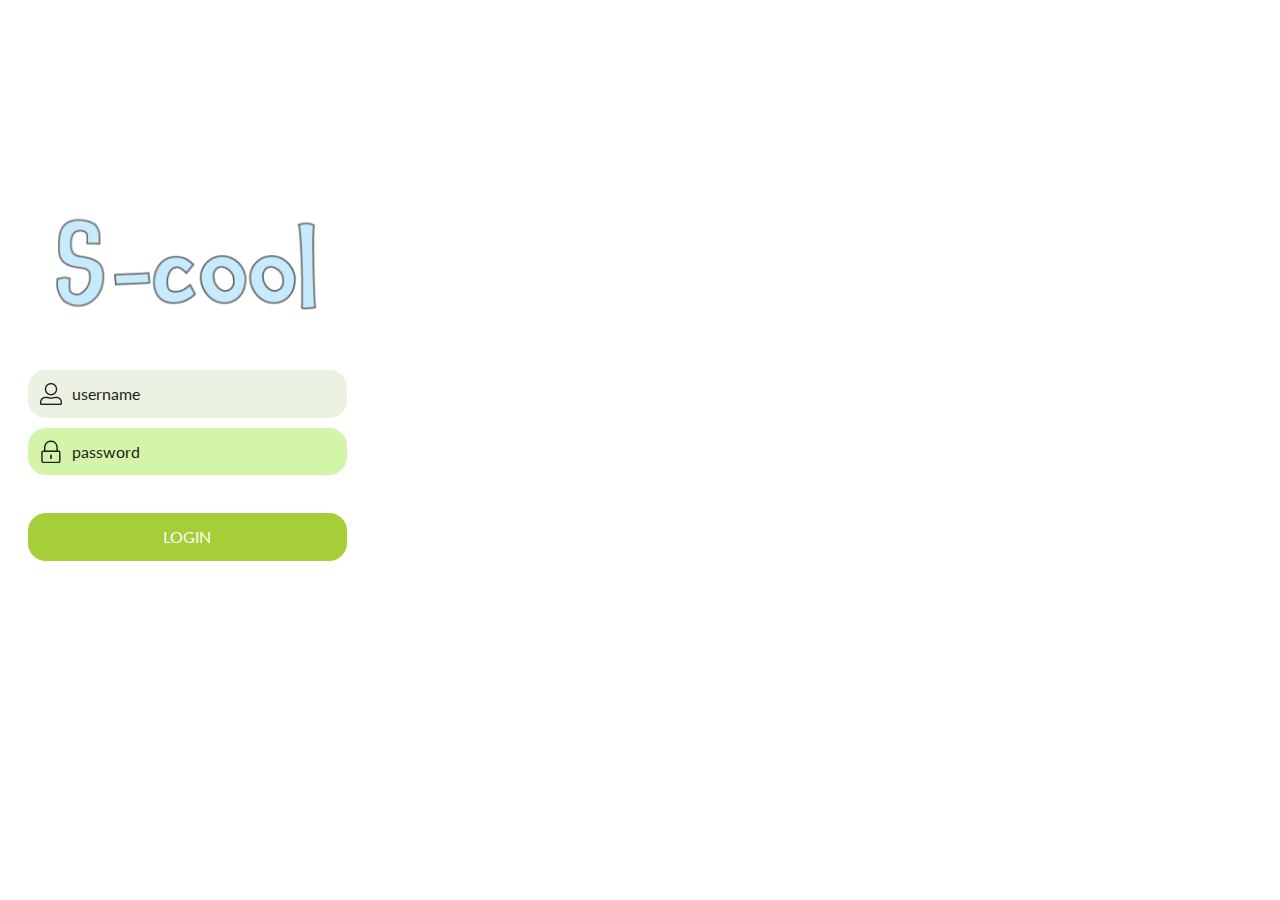
<file: index.html>
<!DOCTYPE html>
<html lang="en">

<head>
    <meta name="robots" content="index, nofollow">
    <meta charset="utf-8">
    <meta name="viewport" content="width=device-width, initial-scale=1.0">

    <link rel="preconnect" href="https://fonts.gstatic.com">
    <link href="https://fonts.googleapis.com/css2?family=Lato:wght@300;400;700&display=swap" rel="stylesheet">

    <link rel="apple-touch-icon" sizes="120x120" href="/apple-touch-icon.png">
    <link rel="icon" type="image/png" sizes="32x32" href="/favicon-32x32.png">
    <link rel="icon" type="image/png" sizes="16x16" href="/favicon-16x16.png">
    <link rel="manifest" href="/site.webmanifest">
    <link rel="mask-icon" href="/safari-pinned-tab.svg" color="#5bbad5">
    <meta name="msapplication-TileColor" content="#00aba9">
    <meta name="theme-color" content="#ffffff">

    <title>S-cool</title>
    <link rel="stylesheet" href="style.css">
</head>

<body>

    <header>
    </header>



    <div class="container">
        <div class="header"></div>

        <div class="content">
            <!--            <div class="logo"></div>-->

            <img src="img/logo.png" class="logo">

            <div class="login-page">


                <div class="username">
                    <img src="icons/Profile.png" class="profile-login">username
                </div>


                <div class="password"><img src="icons/password.png" class="profile-login">password</div>
            </div>

            <div class="button"><a href="frontpage.html">
                    <div class="login">LOGIN</div>
                </a></div>

        </div>

        <div class="footer">
        </div>

    </div>







    <script src="script.js"></script>
    <script src="navigation.js"></script>
</body>

</html>
</file>
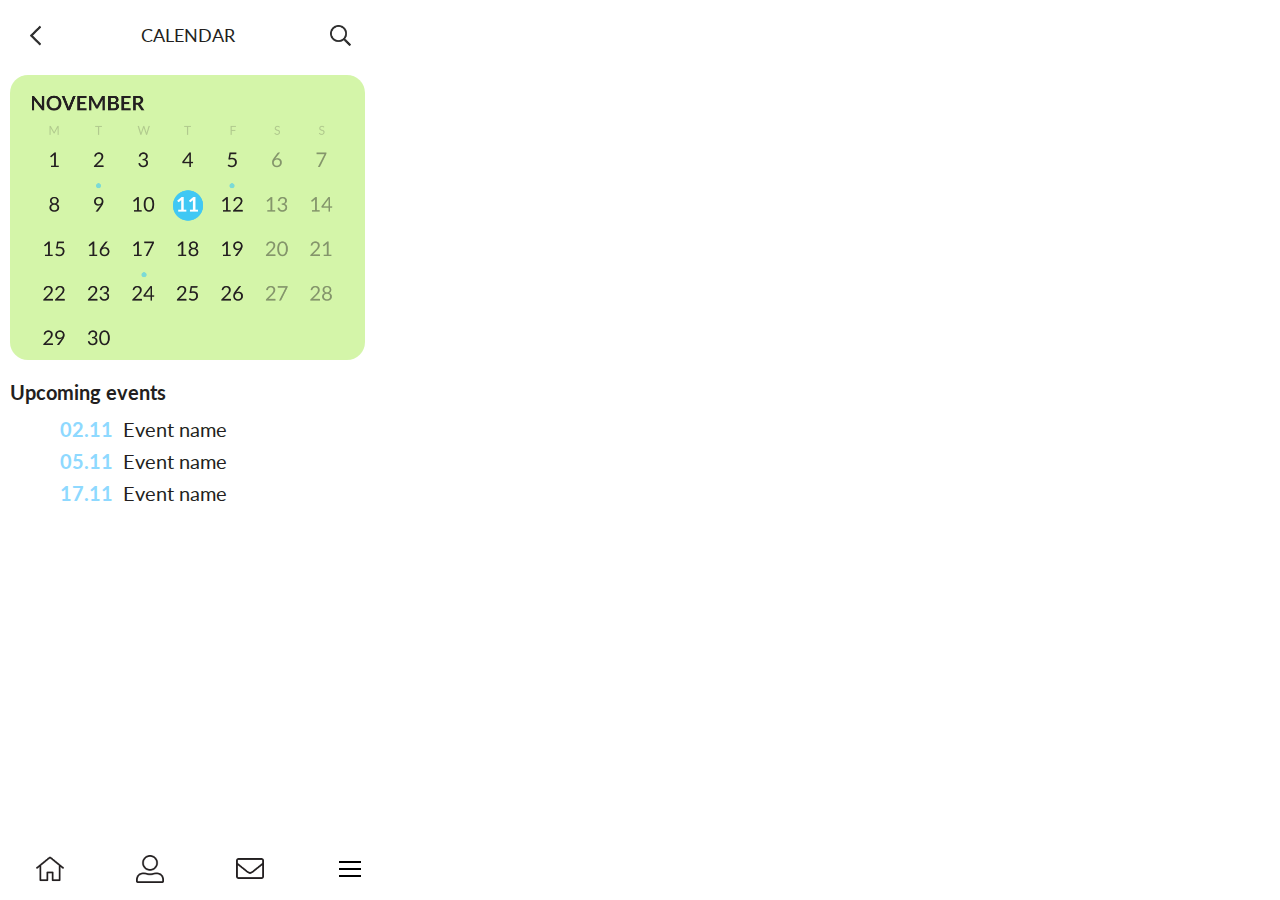
<file: calendar.html>
<!DOCTYPE html>
<html lang="en">

<head>
    <meta name="robots" content="index, nofollow">
    <meta charset="utf-8">
    <meta name="viewport" content="width=device-width, initial-scale=1.0">

    <link rel="preconnect" href="https://fonts.gstatic.com">
    <link href="https://fonts.googleapis.com/css2?family=Lato:wght@300;400;700&display=swap" rel="stylesheet">

  <link rel="apple-touch-icon" sizes="120x120" href="/apple-touch-icon.png">
<link rel="icon" type="image/png" sizes="32x32" href="/favicon-32x32.png">
<link rel="icon" type="image/png" sizes="16x16" href="/favicon-16x16.png">
<link rel="manifest" href="/site.webmanifest">
<link rel="mask-icon" href="/safari-pinned-tab.svg" color="#5bbad5">
<meta name="msapplication-TileColor" content="#00aba9">
<meta name="theme-color" content="#ffffff">

    <title>S-cool</title>
    <link rel="stylesheet" href="style.css">
</head>

<body>

    <header>
    </header>



    <div class="container">
        <div class="header">

            <a href="frontpage.html" class="back"><img src="icons/back.png" class="header-icon"></a>
            <div class="header-text">CALENDAR</div>
            <div class="search"><img src="icons/search-light.png" class="header-icon"></div>

        </div>

        <div class="content">

            <div class="months"></div>

            <div class="events">
                <h3>Upcoming events</h3>
                <div class="event">
                    <div class="date">02.11</div>
                    <div class="event-name">Event name
                    </div>
                </div>

                 <div class="event">
                    <div class="date">05.11</div>
                    <div class="event-name">Event name
                    </div>
                </div>

                <div class="event">
                    <div class="date">17.11</div>
                    <div class="event-name">Event name
                    </div>
                </div>

            </div>



        </div>

        <div class="footer">

            <div class="home"><img src="icons/Home.png" class="icon"></div>
            <div class="profile"><img src="icons/Profile.png" class="icon"></div>
            <div class="messages"><img src="icons/Message.png" class="icon"></div>

            <nav class="sticky" id="navbar">
                <ul class="nav-links">
                    <li><a class="current" href="frontpage.html">Home</a></li>
                    <li><a href="login.html">Log out</a></li>
                </ul>
                <div class="nav-burger">
                    <div class="line1"></div>
                    <div class="line2"></div>
                    <div class="line3"></div>
                </div>
            </nav>






        </div>
    </div>







    <script src="script.js"></script>
    <script src="navigation.js"></script>
</body>

</html>
</file>
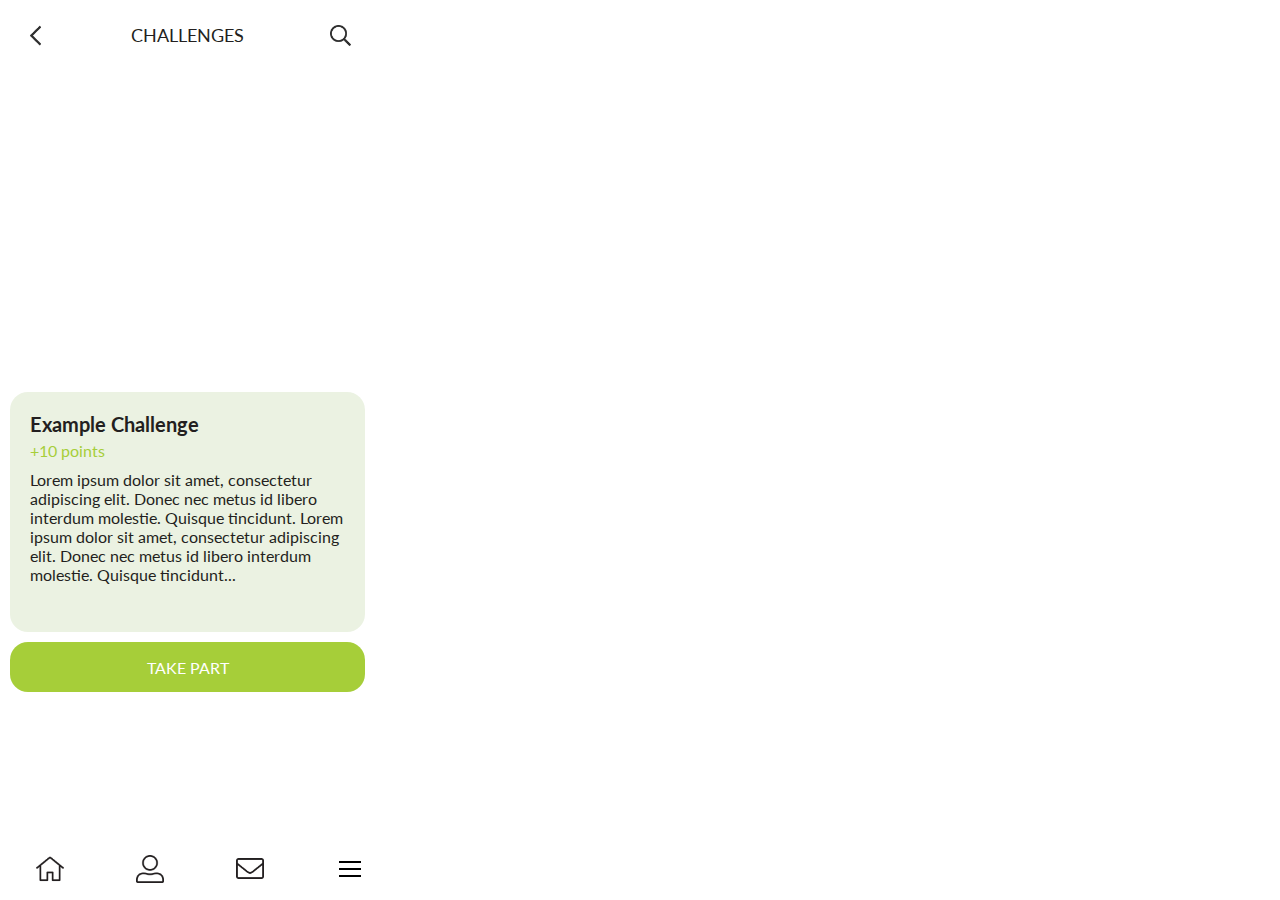
<file: challenges.html>
<!DOCTYPE html>
<html lang="en">

<head>
    <meta name="robots" content="index, nofollow">
    <meta charset="utf-8">
    <meta name="viewport" content="width=device-width, initial-scale=1.0">

    <link rel="preconnect" href="https://fonts.gstatic.com">
    <link href="https://fonts.googleapis.com/css2?family=Lato:wght@300;400;700&display=swap" rel="stylesheet">

 <link rel="apple-touch-icon" sizes="120x120" href="/apple-touch-icon.png">
<link rel="icon" type="image/png" sizes="32x32" href="/favicon-32x32.png">
<link rel="icon" type="image/png" sizes="16x16" href="/favicon-16x16.png">
<link rel="manifest" href="/site.webmanifest">
<link rel="mask-icon" href="/safari-pinned-tab.svg" color="#5bbad5">
<meta name="msapplication-TileColor" content="#00aba9">
<meta name="theme-color" content="#ffffff">

    <title>S-cool</title>
    <link rel="stylesheet" href="style.css">
</head>

<body>

    <header>
    </header>



    <div class="container">
        <div class="header">

            <a href="my-school.html" class="back"><img src="icons/back.png" class="header-icon"></a>
            <div class="header-text">CHALLENGES</div>
            <div class="search"><img src="icons/search-light.png" class="header-icon"></div>

        </div>

        <div class="content-challenges">

<p id="demo"></p>

<div class="challenge-description">
    <h3>Example Challenge</h3>
    <p class="green-text">+10 points</p>
    <p>Lorem ipsum dolor sit amet, consectetur adipiscing elit. Donec nec metus id libero interdum molestie. Quisque tincidunt. Lorem ipsum dolor sit amet, consectetur adipiscing elit. Donec nec metus id libero interdum molestie. Quisque tincidunt...</p>

</div>
<button class="challenge-button blue-button">TAKE PART</button>


        </div>

        <div class="footer">

            <div class="home"><img src="icons/Home.png" class="icon"></div>
            <div class="profile"><img src="icons/Profile.png" class="icon"></div>
            <div class="messages"><img src="icons/Message.png" class="icon"></div>

            <nav class="sticky" id="navbar">
                <ul class="nav-links">
                    <li><a class="current" href="frontpage.html">Home</a></li>
                    <li><a href="login.html">Log out</a></li>
                </ul>
                <div class="nav-burger">
                    <div class="line1"></div>
                    <div class="line2"></div>
                    <div class="line3"></div>
                </div>
            </nav>






        </div>
    </div>


    <script src="script.js"></script>
    <script src="navigation.js"></script>
    <script src="timer.js"></script>
</body>

</html>
</file>
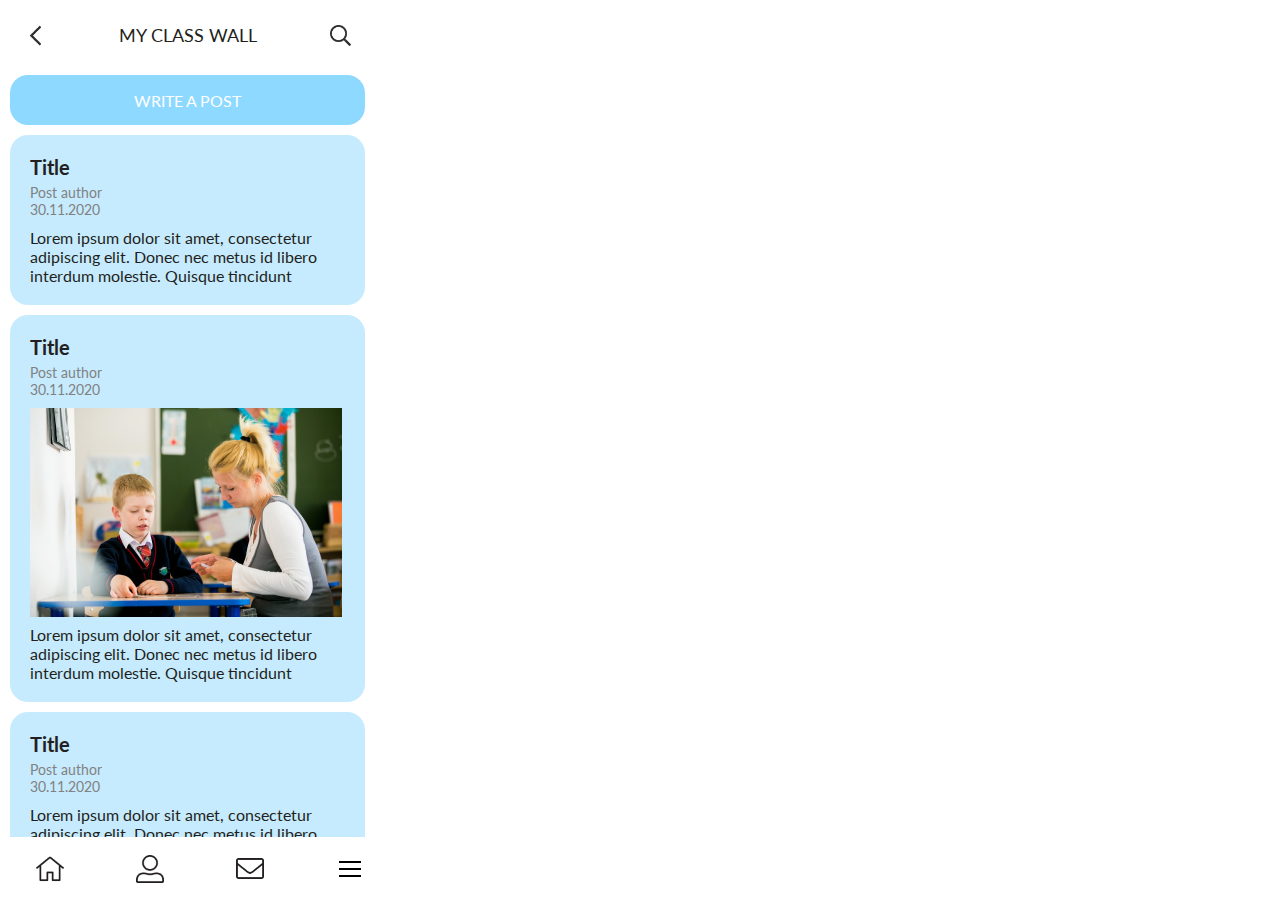
<file: class-wall.html>
<!DOCTYPE html>
<html lang="en">

<head>
    <meta name="robots" content="index, nofollow">
    <meta charset="utf-8">
    <meta name="viewport" content="width=device-width, initial-scale=1.0">

    <link rel="preconnect" href="https://fonts.gstatic.com">
    <link href="https://fonts.googleapis.com/css2?family=Lato:wght@300;400;700&display=swap" rel="stylesheet">

 <link rel="apple-touch-icon" sizes="120x120" href="/apple-touch-icon.png">
<link rel="icon" type="image/png" sizes="32x32" href="/favicon-32x32.png">
<link rel="icon" type="image/png" sizes="16x16" href="/favicon-16x16.png">
<link rel="manifest" href="/site.webmanifest">
<link rel="mask-icon" href="/safari-pinned-tab.svg" color="#5bbad5">
<meta name="msapplication-TileColor" content="#00aba9">
<meta name="theme-color" content="#ffffff">

    <title>S-cool</title>
    <link rel="stylesheet" href="style.css">
</head>

<body>

    <header>
    </header>



    <div class="container">
        <div class="header">

            <a href="my-school.html" class="back"><img src="icons/back.png" class="header-icon"></a>
            <div class="header-text">MY CLASS WALL</div>
            <div class="search"><img src="icons/search-light.png" class="header-icon"></div>

        </div>

        <div class="content-my-class-wall">

           <a href="write-post.html"> <button id="create-post">Write a post</button> </a>
            <div class="post">
                <h3>Title</h3>
                <p class="lower-opacity">Post author<br>30.11.2020</p>
                <p>Lorem ipsum dolor sit amet, consectetur adipiscing elit. Donec nec metus id libero interdum molestie. Quisque tincidunt</p>
            </div>

            <div class="post">
                <h3>Title</h3>
                <p class="lower-opacity">Post author<br>30.11.2020</p>
                <img src="img/photo5.png">
                <p>Lorem ipsum dolor sit amet, consectetur adipiscing elit. Donec nec metus id libero interdum molestie. Quisque tincidunt</p>
            </div>

            <div class="post last-element">
                <h3>Title</h3>
                <p class="lower-opacity">Post author<br>30.11.2020</p>
                <p>Lorem ipsum dolor sit amet, consectetur adipiscing elit. Donec nec metus id libero interdum molestie. Quisque tincidunt</p>
            </div>

        </div>

        <div class="footer">

            <div class="home"><img src="icons/Home.png" class="icon"></div>
            <div class="profile"><img src="icons/Profile.png" class="icon"></div>
            <div class="messages"><img src="icons/Message.png" class="icon"></div>

            <nav class="sticky" id="navbar">
                <ul class="nav-links">
                    <li><a class="current" href="frontpage.html">Home</a></li>
                    <li><a href="login.html">Log out</a></li>
                </ul>
                <div class="nav-burger">
                    <div class="line1"></div>
                    <div class="line2"></div>
                    <div class="line3"></div>
                </div>
            </nav>






        </div>
    </div>







    <script src="script.js"></script>
    <script src="navigation.js"></script>
</body>

</html>
</file>
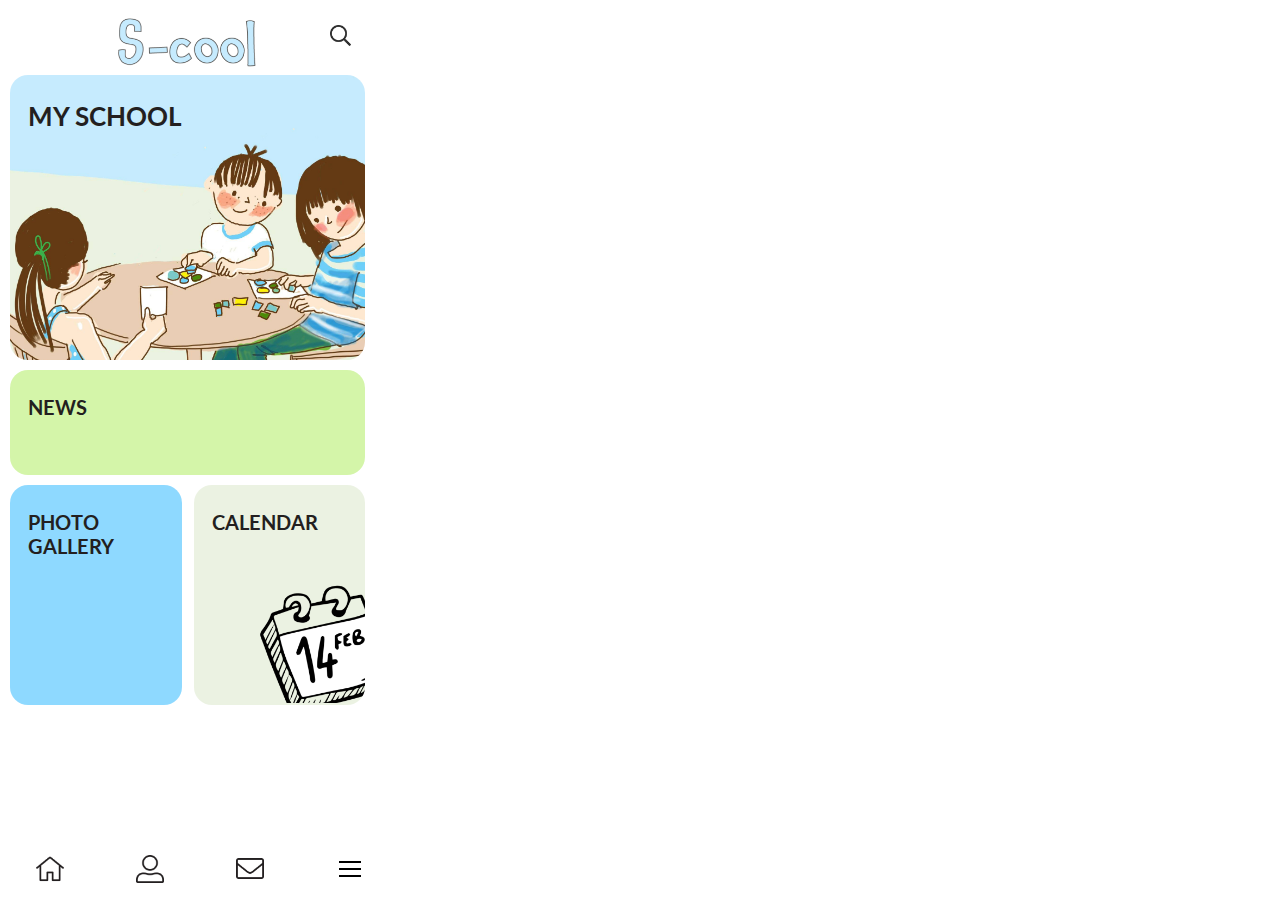
<file: frontpage.html>
<!DOCTYPE html>
<html lang="en">

<head>
    <meta name="robots" content="index, nofollow">
    <meta charset="utf-8">
    <meta name="viewport" content="width=device-width, initial-scale=1.0">

    <link rel="preconnect" href="https://fonts.gstatic.com">
    <link href="https://fonts.googleapis.com/css2?family=Lato:wght@300;400;700&display=swap" rel="stylesheet">

    <link rel="apple-touch-icon" sizes="120x120" href="/apple-touch-icon.png">
<link rel="icon" type="image/png" sizes="32x32" href="/favicon-32x32.png">
<link rel="icon" type="image/png" sizes="16x16" href="/favicon-16x16.png">
<link rel="manifest" href="/site.webmanifest">
<link rel="mask-icon" href="/safari-pinned-tab.svg" color="#5bbad5">
<meta name="msapplication-TileColor" content="#00aba9">
<meta name="theme-color" content="#ffffff">

    <title>S-cool</title>
    <link rel="stylesheet" href="style.css">
</head>

<body>

    <header>
    </header>



    <div class="container">
        <div class="header">


            <div class="logo-header"><img src="img/logo.png" class="logo-header-img"></div>

            <div class="search"><img src="icons/search-light.png" class="header-icon"></div>
            <!--            <div class="welcome-sticker"></div>-->
        </div>

        <div class="content">
            <a href="my-school.html" class="my-school">
                <h1>MY SCHOOL</h1>
            </a>
            <a href="news.html" class="news">
                <h2>NEWS</h2>
            </a>
            <a href="photo-gallery.html" class="photo-gallery">
                <h2>PHOTO<br>GALLERY</h2>
            </a>
            <a href="calendar.html" class="calendar">
                <h2>CALENDAR</h2>
            </a>
        </div>

        <div class="footer">

            <div class="home"><img src="icons/Home.png" class="icon"></div>
            <div class="profile"><img src="icons/Profile.png" class="icon"></div>
            <div class="messages"><img src="icons/Message.png" class="icon"></div>

            <nav class="sticky" id="navbar">
                <ul class="nav-links">
                    <li><a class="current" href="frontpage.html">Home</a></li>
                    <li><a href="login.html">Log out</a></li>
                </ul>
                <div class="nav-burger">
                    <div class="line1"></div>
                    <div class="line2"></div>
                    <div class="line3"></div>
                </div>
            </nav>






        </div>
    </div>







    <script src="script.js"></script>
    <script src="navigation.js"></script>
</body>

</html>
</file>
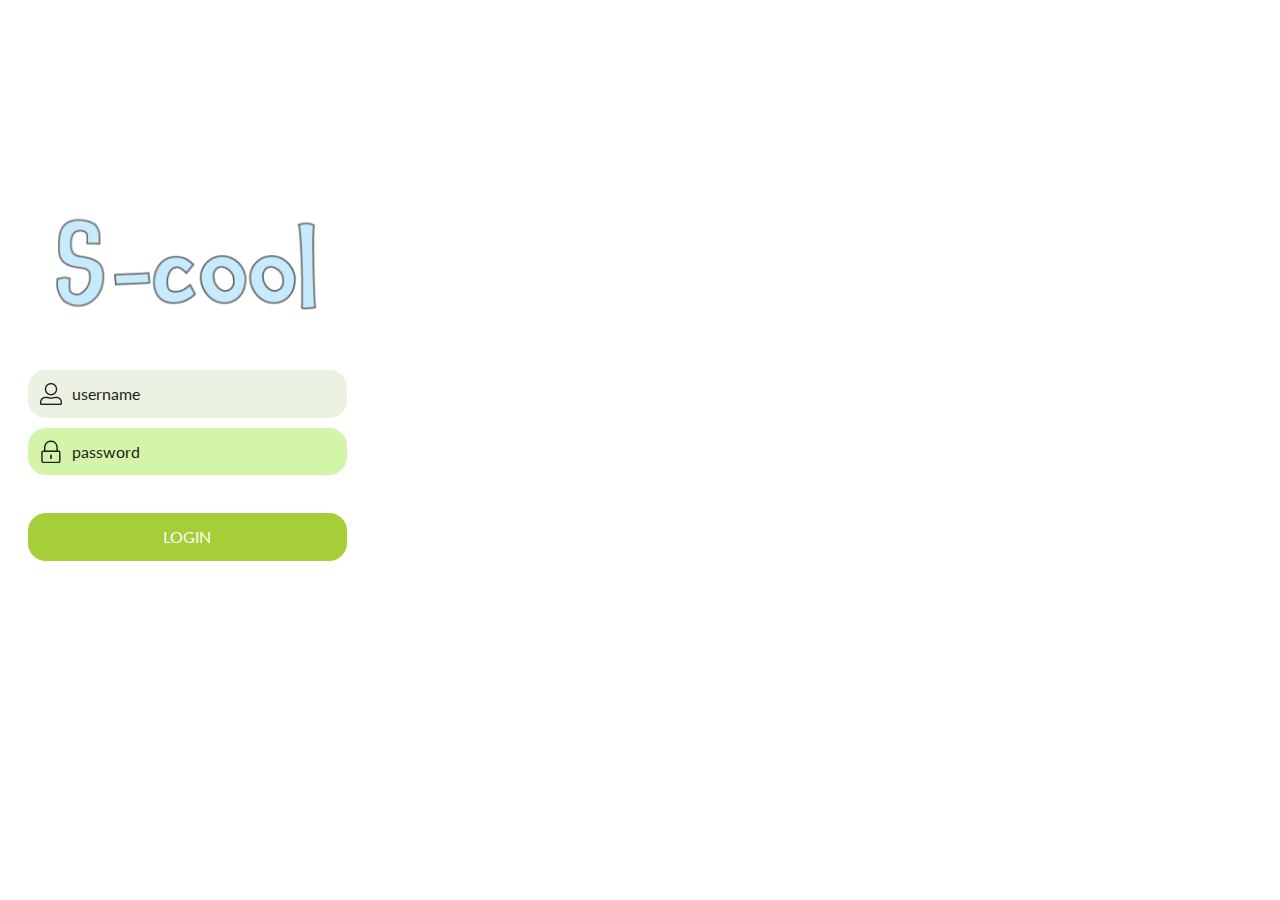
<file: login.html>
<!DOCTYPE html>
<html lang="en">

<head>
    <meta name="robots" content="index, nofollow">
    <meta charset="utf-8">
    <meta name="viewport" content="width=device-width, initial-scale=1.0">

    <link rel="preconnect" href="https://fonts.gstatic.com">
    <link href="https://fonts.googleapis.com/css2?family=Lato:wght@300;400;700&display=swap" rel="stylesheet">

   <link rel="apple-touch-icon" sizes="120x120" href="/apple-touch-icon.png">
<link rel="icon" type="image/png" sizes="32x32" href="/favicon-32x32.png">
<link rel="icon" type="image/png" sizes="16x16" href="/favicon-16x16.png">
<link rel="manifest" href="/site.webmanifest">
<link rel="mask-icon" href="/safari-pinned-tab.svg" color="#5bbad5">
<meta name="msapplication-TileColor" content="#00aba9">
<meta name="theme-color" content="#ffffff">

    <title>S-cool</title>
    <link rel="stylesheet" href="style.css">
</head>

<body>

    <header>
    </header>



    <div class="container">
        <div class="header"></div>

        <div class="content">
<!--            <div class="logo"></div>-->

            <img src="img/logo.png" class="logo">

            <div class="login-page">


                <div class="username">
                    <img src="icons/Profile.png" class="profile-login">username
                </div>


                <div class="password"><img src="icons/password.png" class="profile-login">password</div>
            </div>

            <div class="button"><a href="frontpage.html"><div class="login">LOGIN</div></a></div>

        </div>

        <div class="footer">
        </div>

    </div>







    <script src="script.js"></script>
    <script src="navigation.js"></script>
</body>

</html>
</file>
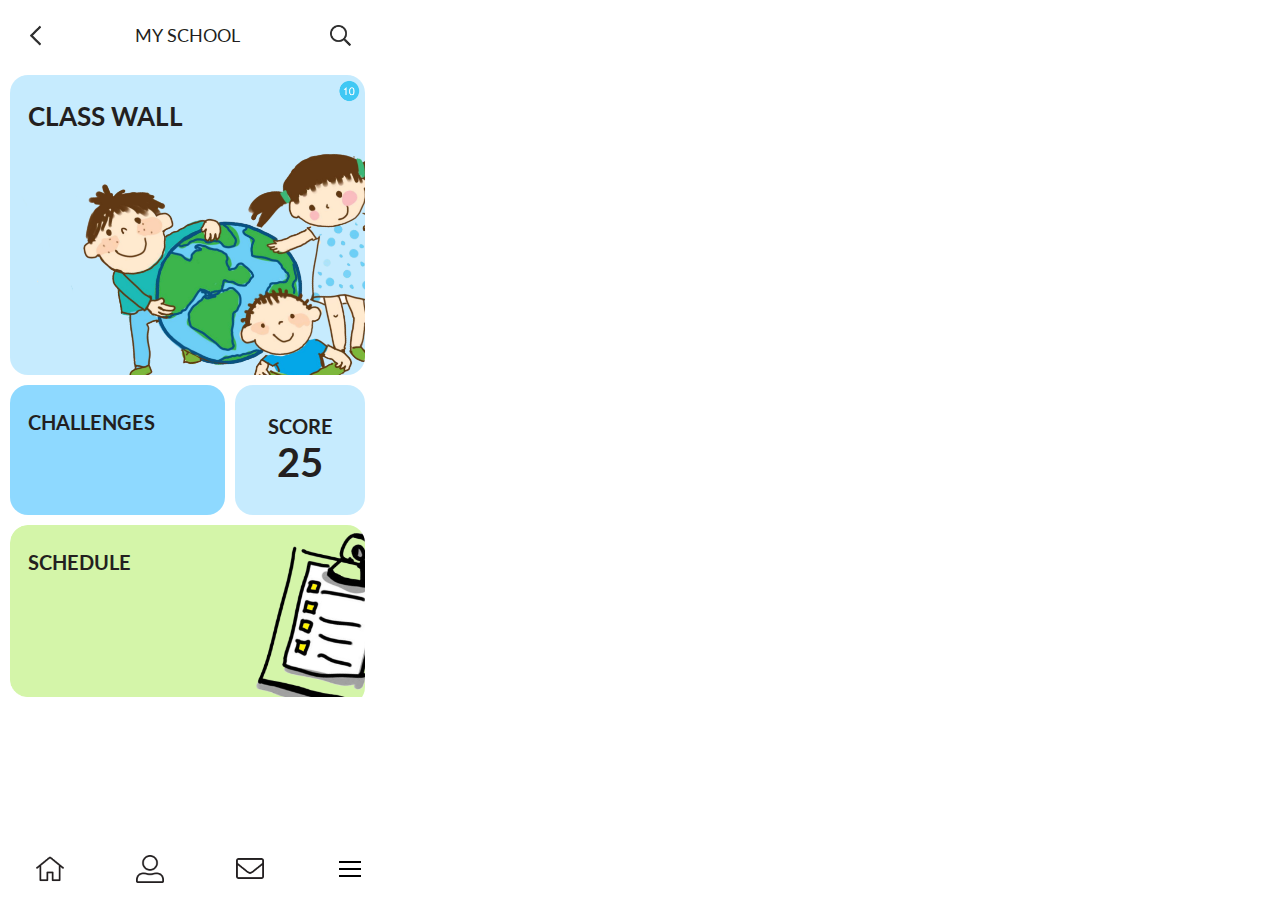
<file: my-school.html>
<!DOCTYPE html>
<html lang="en">

<head>
    <meta name="robots" content="index, nofollow">
    <meta charset="utf-8">
    <meta name="viewport" content="width=device-width, initial-scale=1.0">

    <link rel="preconnect" href="https://fonts.gstatic.com">
    <link href="https://fonts.googleapis.com/css2?family=Lato:wght@300;400;700&display=swap" rel="stylesheet">

    <link rel="apple-touch-icon" sizes="120x120" href="/apple-touch-icon.png">
<link rel="icon" type="image/png" sizes="32x32" href="/favicon-32x32.png">
<link rel="icon" type="image/png" sizes="16x16" href="/favicon-16x16.png">
<link rel="manifest" href="/site.webmanifest">
<link rel="mask-icon" href="/safari-pinned-tab.svg" color="#5bbad5">
<meta name="msapplication-TileColor" content="#00aba9">
<meta name="theme-color" content="#ffffff">

    <title>S-cool</title>
    <link rel="stylesheet" href="style.css">
</head>

<body>

    <header>
    </header>



    <div class="container">
        <div class="header">

            <a href="frontpage.html" class="back"><img src="icons/back.png" class="header-icon"></a>
            <div class="header-text">MY SCHOOL</div>
            <div class="search"><img src="icons/search-light.png" class="header-icon"></div>


        </div>

        <div class="content-my-school">

            <a href="class-wall.html" class="class-wall">
                <h1>CLASS WALL</h1>
            </a>

            <div class="middle">
                <a href="challenges.html" class="challenges">
                    <h2>CHALLENGES</h2>
                </a>
                <a class="score">
                    <div class="score-text">SCORE<br>
                        <div class="score-number">25</div>
                    </div>
                </a>
            </div>

            <a href="schedule.html" class="schedule">
                <h2>SCHEDULE</h2>
            </a>



        </div>

        <div class="footer">

            <div class="home"><img src="icons/Home.png" class="icon"></div>
            <div class="profile"><img src="icons/Profile.png" class="icon"></div>
            <div class="messages"><img src="icons/Message.png" class="icon"></div>

            <nav class="sticky" id="navbar">
                <ul class="nav-links">
                    <li><a class="current" href="frontpage.html">Home</a></li>
                    <li><a href="login.html">Log out</a></li>
                </ul>
                <div class="nav-burger">
                    <div class="line1"></div>
                    <div class="line2"></div>
                    <div class="line3"></div>
                </div>
            </nav>






        </div>
    </div>







    <script src="script.js"></script>
    <script src="navigation.js"></script>
</body>

</html>
</file>
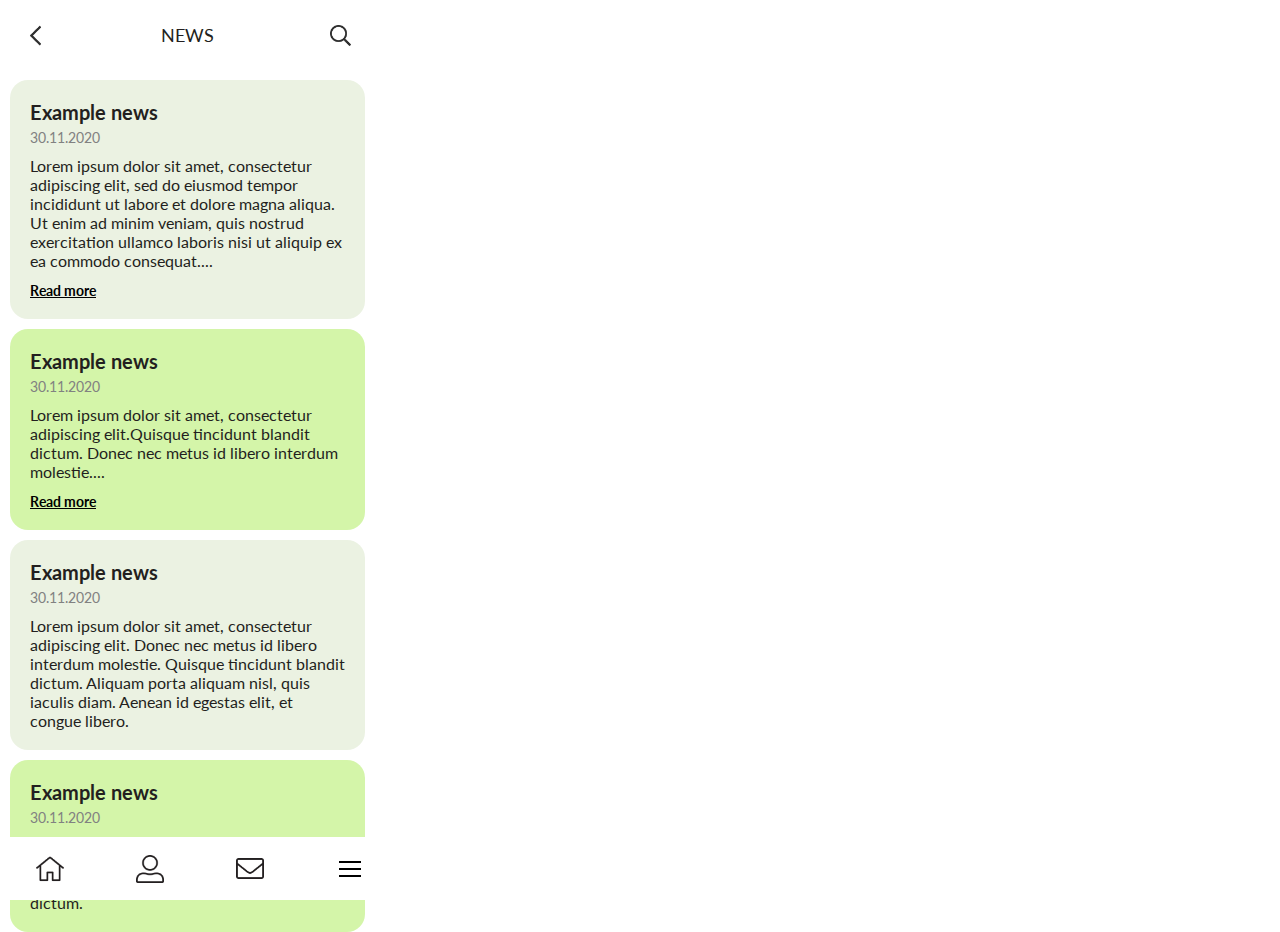
<file: news.html>
<!DOCTYPE html>
<html lang="en">

<head>
    <meta name="robots" content="index, nofollow">
    <meta charset="utf-8">
    <meta name="viewport" content="width=device-width, initial-scale=1.0">

    <link rel="preconnect" href="https://fonts.gstatic.com">
    <link href="https://fonts.googleapis.com/css2?family=Lato:wght@300;400;700&display=swap" rel="stylesheet">

   <link rel="apple-touch-icon" sizes="120x120" href="/apple-touch-icon.png">
<link rel="icon" type="image/png" sizes="32x32" href="/favicon-32x32.png">
<link rel="icon" type="image/png" sizes="16x16" href="/favicon-16x16.png">
<link rel="manifest" href="/site.webmanifest">
<link rel="mask-icon" href="/safari-pinned-tab.svg" color="#5bbad5">
<meta name="msapplication-TileColor" content="#00aba9">
<meta name="theme-color" content="#ffffff">

    <title>S-cool</title>
    <link rel="stylesheet" href="style.css">
</head>

<body>

    <header>
    </header>



    <div class="container">
        <div class="header">

            <a href="frontpage.html" class="back"><img src="icons/back.png" class="header-icon"></a>
            <div class="header-text">NEWS</div>
            <div class="search"><img src="icons/search-light.png" class="header-icon"></div>

        </div>

        <div class="content-news">

            <div class="news1">
                <h3>Example news</h3>
                <p class="lower-opacity">30.11.2020</p>
                <p>Lorem ipsum dolor sit amet, consectetur adipiscing elit, sed do eiusmod tempor incididunt ut labore et dolore magna aliqua. Ut enim ad minim veniam, quis nostrud exercitation ullamco laboris nisi ut aliquip ex ea commodo consequat.<span id="dots">...</span><span id="more"> Duis aute irure dolor in reprehenderit in voluptate velit esse cillum dolore eu fugiat nulla pariatur. Excepteur sint occaecat cupidatat non proident, sunt in culpa qui officia deserunt mollit anim id est laborum.</span></p>

                <button onclick="myFunction()" id="myBtn">Read more</button>

            </div>

            <div class="news2">
                <h3>Example news</h3>
                <p class="lower-opacity ">30.11.2020</p>
                <p>Lorem ipsum dolor sit amet, consectetur adipiscing elit.Quisque tincidunt blandit dictum. Donec nec metus id libero interdum molestie.<span id="dots1">...</span><span id="more1"> Quisque tincidunt blandit dictum.</span></p>

                <button onclick="myFunction1()" id="myBtn1">Read more</button>
            </div>

            <div class="news3">
                <h3>Example news</h3>
                <p class="lower-opacity ">30.11.2020</p>
                <p>Lorem ipsum dolor sit amet, consectetur adipiscing elit. Donec nec metus id libero interdum molestie. Quisque tincidunt blandit dictum. Aliquam porta aliquam nisl, quis iaculis diam. Aenean id egestas elit, et congue libero.</p>
            </div>

            <div class="news4 last-element">
                <h3>Example news</h3>
                <p class="lower-opacity ">30.11.2020</p>
                <p>Lorem ipsum dolor sit amet, consectetur adipiscing elit. Donec nec metus id libero interdum molestie. Quisque tincidunt blandit dictum.</p>
            </div>






        </div>

        <div class="footer">

            <div class="home"><img src="icons/Home.png" class="icon"></div>
            <div class="profile"><img src="icons/Profile.png" class="icon"></div>
            <div class="messages"><img src="icons/Message.png" class="icon"></div>

            <nav class="sticky" id="navbar">
                <ul class="nav-links">
                    <li><a class="current" href="frontpage.html">Home</a></li>
                    <li><a href="login.html">Log out</a></li>
                </ul>
                <div class="nav-burger">
                    <div class="line1"></div>
                    <div class="line2"></div>
                    <div class="line3"></div>
                </div>
            </nav>






        </div>
    </div>







    <script src="script.js"></script>
    <script src="navigation.js"></script>
</body>

</html>
</file>
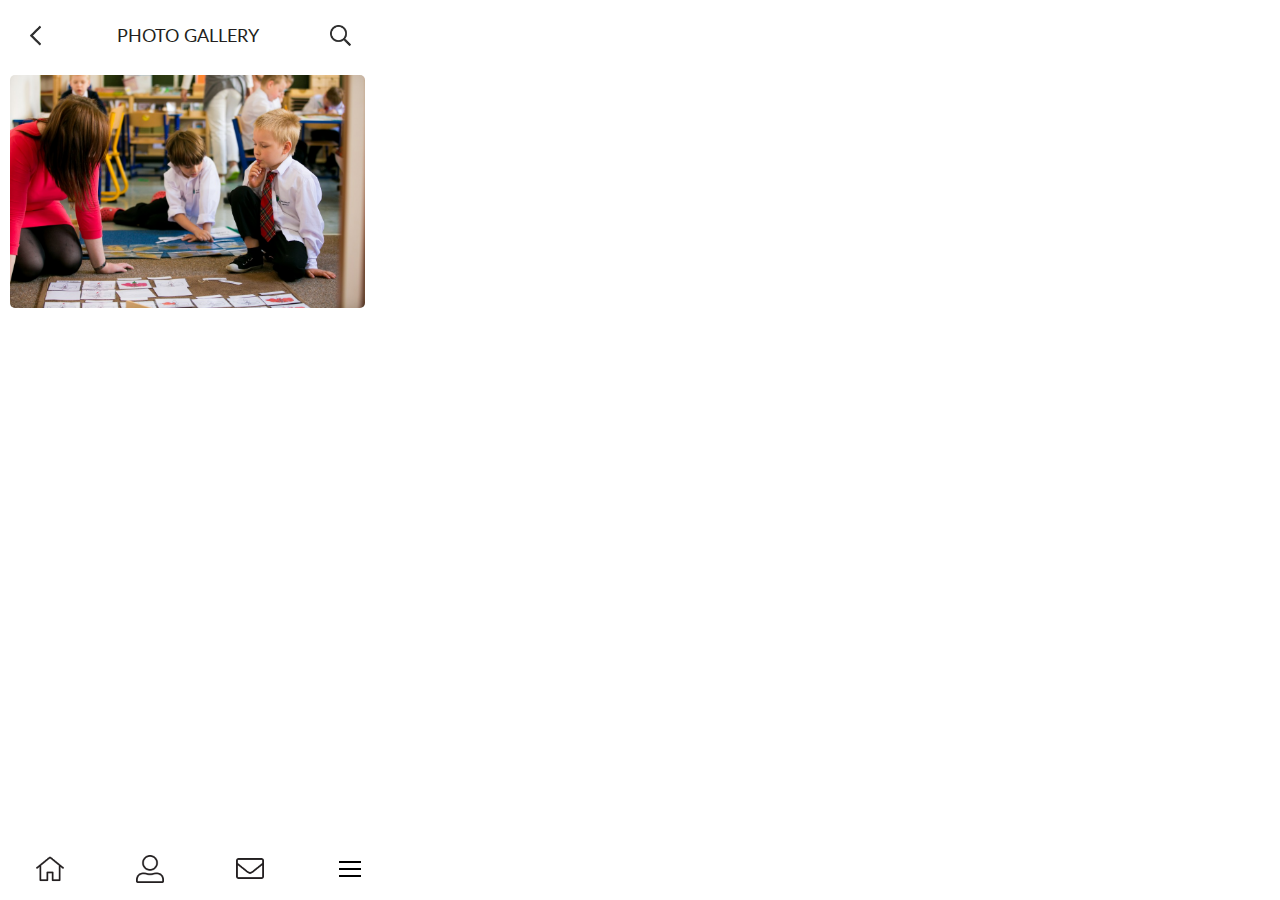
<file: photo-gallery.html>
<!DOCTYPE html>
<html lang="en">

<head>
    <meta name="robots" content="index, nofollow">
    <meta charset="utf-8">
    <meta name="viewport" content="width=device-width, initial-scale=1.0">

    <link rel="preconnect" href="https://fonts.gstatic.com">
    <link href="https://fonts.googleapis.com/css2?family=Lato:wght@300;400;700&display=swap" rel="stylesheet">

    <link rel="apple-touch-icon" sizes="120x120" href="/apple-touch-icon.png">
<link rel="icon" type="image/png" sizes="32x32" href="/favicon-32x32.png">
<link rel="icon" type="image/png" sizes="16x16" href="/favicon-16x16.png">
<link rel="manifest" href="/site.webmanifest">
<link rel="mask-icon" href="/safari-pinned-tab.svg" color="#5bbad5">
<meta name="msapplication-TileColor" content="#00aba9">
<meta name="theme-color" content="#ffffff">

    <title>S-cool</title>
    <link rel="stylesheet" href="style.css">
</head>

<body>

    <header>
    </header>



    <div class="container">
        <div class="header">

            <a href="frontpage.html" class="back"><img src="icons/back.png" class="header-icon"></a>
            <div class="header-text">PHOTO GALLERY</div>
            <div class="search"><img src="icons/search-light.png" class="header-icon"></div>

        </div>

        <div class="content-photo-gallery">

            <img id="myImg" src="img/photo1.png" alt="Kids playing with a teacher">

            <div id="myModal" class="modal">
                <span class="close">&times;</span>
                <img class="modal-content" id="img01">
                <div id="caption"></div>
            </div>

        </div>

        <div class="footer">

            <div class="home"><img src="icons/Home.png" class="icon"></div>
            <div class="profile"><img src="icons/Profile.png" class="icon"></div>
            <div class="messages"><img src="icons/Message.png" class="icon"></div>

            <nav class="sticky" id="navbar">
                <ul class="nav-links">
                    <li><a class="current" href="frontpage.html">Home</a></li>
                    <li><a href="login.html">Log out</a></li>
                </ul>
                <div class="nav-burger">
                    <div class="line1"></div>
                    <div class="line2"></div>
                    <div class="line3"></div>
                </div>
            </nav>






        </div>
    </div>







    <script src="script.js"></script>
    <script src="navigation.js"></script>
</body>

</html>
</file>
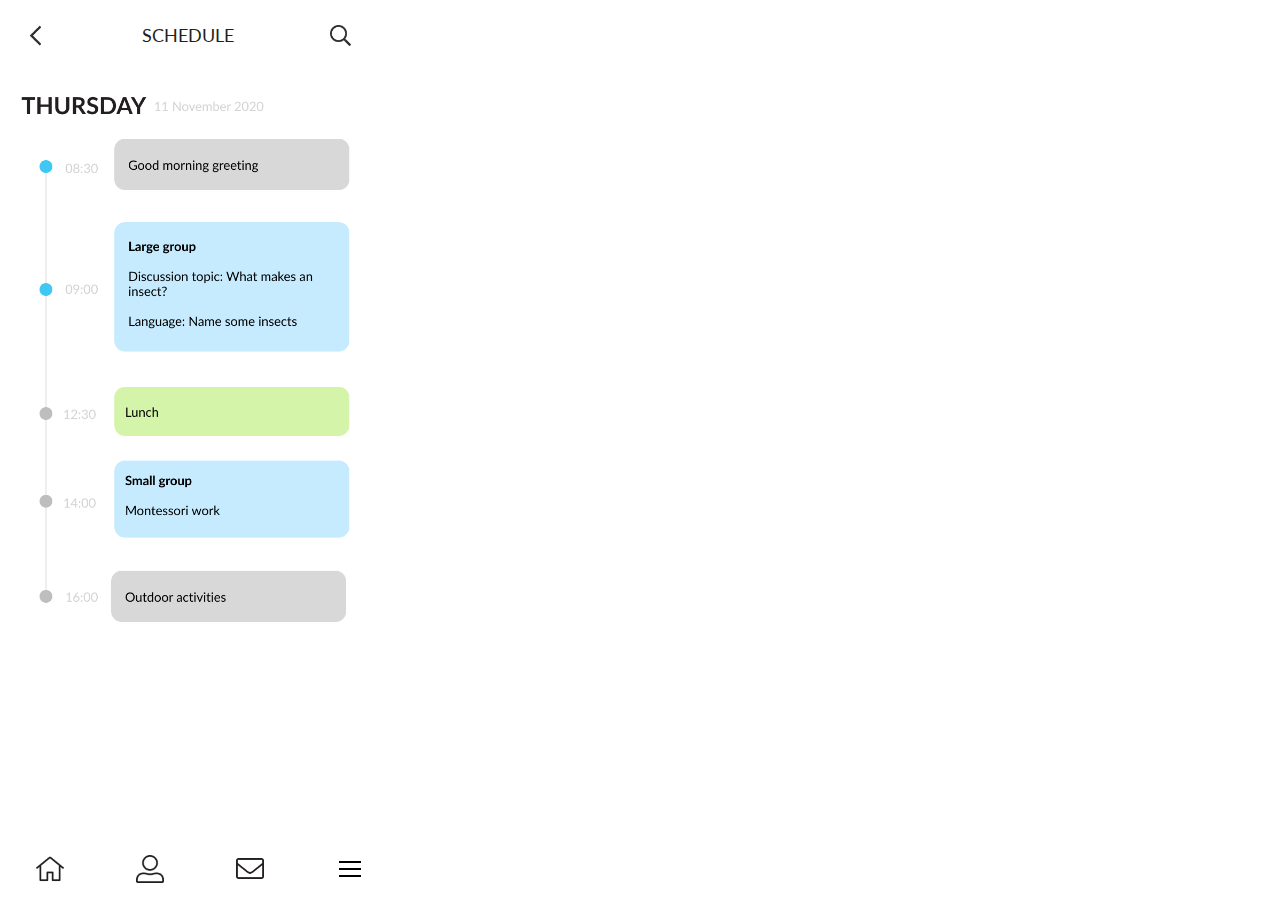
<file: schedule.html>
<!DOCTYPE html>
<html lang="en">

<head>
    <meta name="robots" content="index, nofollow">
    <meta charset="utf-8">
    <meta name="viewport" content="width=device-width, initial-scale=1.0">

    <link rel="preconnect" href="https://fonts.gstatic.com">
    <link href="https://fonts.googleapis.com/css2?family=Lato:wght@300;400;700&display=swap" rel="stylesheet">

   <link rel="apple-touch-icon" sizes="120x120" href="/apple-touch-icon.png">
<link rel="icon" type="image/png" sizes="32x32" href="/favicon-32x32.png">
<link rel="icon" type="image/png" sizes="16x16" href="/favicon-16x16.png">
<link rel="manifest" href="/site.webmanifest">
<link rel="mask-icon" href="/safari-pinned-tab.svg" color="#5bbad5">
<meta name="msapplication-TileColor" content="#00aba9">
<meta name="theme-color" content="#ffffff">

    <title>S-cool</title>
    <link rel="stylesheet" href="style.css">
</head>

<body>

    <header>
    </header>



    <div class="container">
        <div class="header">

            <a href="my-school.html" class="back"><img src="icons/back.png" class="header-icon"></a>
            <div class="header-text">SCHEDULE</div>
            <div class="search"><img src="icons/search-light.png" class="header-icon"></div>

        </div>

        <div class="content-schedule">

<img src="img/schedule-page.png" class="schedule-img">



        </div>

        <div class="footer">

            <div class="home"><img src="icons/Home.png" class="icon"></div>
            <div class="profile"><img src="icons/Profile.png" class="icon"></div>
            <div class="messages"><img src="icons/Message.png" class="icon"></div>

            <nav class="sticky" id="navbar">
                <ul class="nav-links">
                    <li><a class="current" href="frontpage.html">Home</a></li>
                    <li><a href="login.html">Log out</a></li>
                </ul>
                <div class="nav-burger">
                    <div class="line1"></div>
                    <div class="line2"></div>
                    <div class="line3"></div>
                </div>
            </nav>






        </div>
    </div>







    <script src="script.js"></script>
    <script src="navigation.js"></script>
</body>

</html>
</file>
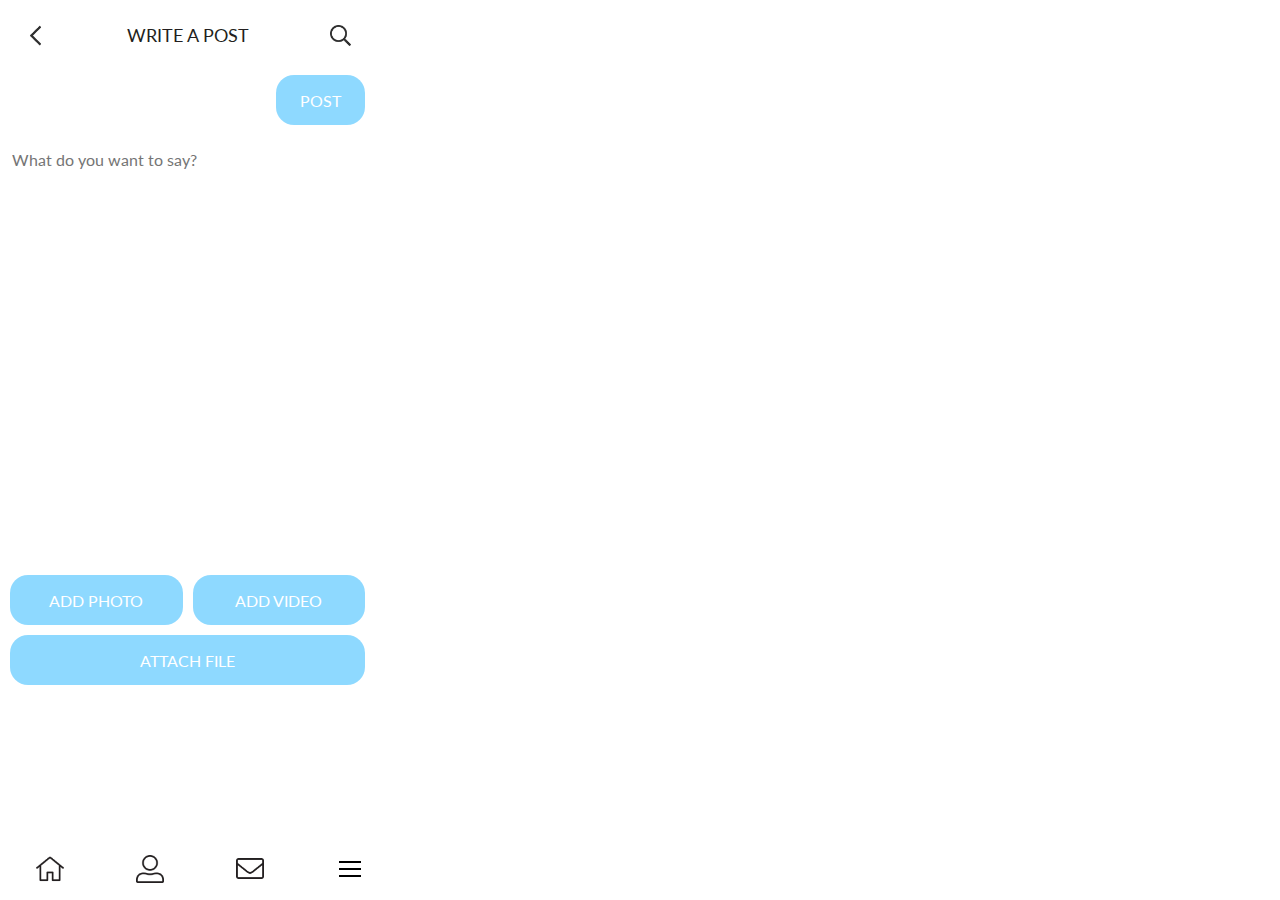
<file: write-post.html>
<!DOCTYPE html>
<html lang="en">

<head>
    <meta name="robots" content="index, nofollow">
    <meta charset="utf-8">
    <meta name="viewport" content="width=device-width, initial-scale=1.0">

    <link rel="preconnect" href="https://fonts.gstatic.com">
    <link href="https://fonts.googleapis.com/css2?family=Lato:wght@300;400;700&display=swap" rel="stylesheet">

    <link rel="apple-touch-icon" sizes="120x120" href="/apple-touch-icon.png">
<link rel="icon" type="image/png" sizes="32x32" href="/favicon-32x32.png">
<link rel="icon" type="image/png" sizes="16x16" href="/favicon-16x16.png">
<link rel="manifest" href="/site.webmanifest">
<link rel="mask-icon" href="/safari-pinned-tab.svg" color="#5bbad5">
<meta name="msapplication-TileColor" content="#00aba9">
<meta name="theme-color" content="#ffffff">

    <title>S-cool</title>
    <link rel="stylesheet" href="style.css">
</head>

<body>

    <header>
    </header>

    <div class="container">
        <div class="header">

            <a href="class-wall.html" class="back"><img src="icons/back.png" class="header-icon"></a>
            <div class="header-text">WRITE A POST</div>
            <div class="search"><img src="icons/search-light.png" class="header-icon"></div>

        </div>


        <div class="content-write-post">

<button class="blue-button post-button">post</button>

<input type="text" id="text" name="write-post" placeholder="What do you want to say?">

<div class="add-contents">
<button class="blue-button add-photo">add photo</button>
<button class="blue-button add-file">add video</button>
 </div>
<button class="blue-button publish">attach file</button>
        </div>


        <div class="footer">

            <div class="home"><img src="icons/Home.png" class="icon"></div>
            <div class="profile"><img src="icons/Profile.png" class="icon"></div>
            <div class="messages"><img src="icons/Message.png" class="icon"></div>

            <nav class="sticky" id="navbar">
                <ul class="nav-links">
                    <li><a class="current" href="frontpage.html">Home</a></li>
                    <li><a href="login.html">Log out</a></li>
                </ul>
                <div class="nav-burger">
                    <div class="line1"></div>
                    <div class="line2"></div>
                    <div class="line3"></div>
                </div>
            </nav>






        </div>
    </div>







    <script src="script.js"></script>
    <script src="navigation.js"></script>
</body>

</html>
</file>
<file: style.css>
:root {
    --green: #D4F5A9;
    --blue: #8ED9FF;
    --light-green: #EBF2E2;
    --light-blue: #C6EBFE;
    --dark-green: #A6CE39;
}




/*

.container {
    position: absolute;
    margin-left: 50%;
    top: 50%;
    transform: translate(-50%, -50%);
}
*/





/*----GENERAL STYLING----*/

body {
    margin: 0;
    padding: 0;
    box-sizing: border-box;
    font-family: 'Lato', sans-serif;
    font-weight: 400;
    font-style: normal;
    color: #231F20;
    background-color: white;
}

.icon {
    width: 28%;
}

a {
    text-decoration: none;
    color: #231F20;
}

p {
    margin-block-start: 5px;
    margin-block-end: 10px;
}

h1 {
    font-size: 26px;
    font-weight: 700;
    position: relative;
    left: 18px;
    top: 8px;
}

h2 {
    font-size: 20px;
    font-weight: 700;
    position: relative;
    left: 18px;
    top: 8px;
}

h3 {
    font-size: 20px;
    margin-block-start: 10px;
    margin-block-end: 5px;
}

.header-icon {
    width: 30%;
}

.header-text {
    display: flex;
    justify-content: space-around;
    align-items: center;
    font-size: 18px;
}

.lower-opacity {
    color: #818181;
    font-size: 14px;
}

.last-element {
    margin-bottom: 70px !important;
}

/*
.welcome-sticker{
    position: absolute;
    top: 20px;
    width: 100%;
    height: 35px;
    background-color: var(--dark-green);
}
*/


/*----GRID----*/

/*loginpage*/

.login-page {
    grid-column-start: 2;
    grid-column-end: 5;
    grid-row-start: 2;
    grid-row-end: 3;
    display: grid;
    grid-template-rows: 1fr 1fr;
    row-gap: 10px;
}

.logo {
    grid-column-start: 2;
    grid-column-end: 5;
    align-self: center;
    justify-self: center;
    width: 75%;
    padding-top: 90px;
}

.username {
    background-color: var(--light-green);
    border-radius: 18px;
    width: 90%;
    justify-self: center;
    display: flex;
    align-items: center;
}

.password {
    background-color: var(--green);
    border-radius: 18px;
    width: 90%;
    justify-self: center;
    display: flex;
    align-items: center;
}

.profile-login {
    width: 7%;
    padding-left: 12px;
    padding-right: 10px;
}

.button {
    grid-column-start: 2;
    grid-column-end: 5;
    grid-row-start: 3;
    grid-row-end: 4;
    background-color: var(--dark-green);
    border-radius: 18px;
    width: 90%;
    height: 47.5px;
    justify-self: center;
    margin-top: 8%;
}

.login {
    color: #ffff;
    padding-top: 14px;
    padding-left: 135px;
}

/*frontpage*/

.container {
    display: grid;
    grid-template-columns: 375px;
    grid-template-rows: 75px 620px 70px;
}

.header {
    display: grid;
    grid-template-columns: 70px 235px 70px;
    position: fixed;
    top: 0;
    background-color: #fff;
    height: 70px;
}

.search {
    grid-column-start: 3;
    display: flex;
    justify-content: space-around;
    align-items: center;
}

.logo-header {
    grid-column-start: 2;
    display: flex;
    justify-content: space-around;
    align-items: center;
}

.logo-header-img {
    width: 60%;
    margin-top: 12px;
}

.back {
    grid-column-start: 1;
    display: flex;
    justify-content: space-around;
    align-items: center;
}

.content {
    display: grid;
    grid-template-columns: 10px 1fr 12px 1fr 10px;
    grid-template-rows: 285px 105px 220px;
    row-gap: 10px;
    grid-row-start: 2
}

.my-school {
    grid-column-start: 2;
    grid-column-end: 5;
    grid-row-start: 1;
    grid-row-end: 2;
    background-color: var(--light-blue);
    border-radius: 18px;
    background-image: url("img/my-school.png");
    background-repeat: no-repeat;
    background-size: 110%;
}

.news {
    grid-column-start: 2;
    grid-column-end: 5;
    grid-row-start: 2;
    grid-row-end: 3;
    background-color: var(--green);
    border-radius: 18px;
}

.photo-gallery {
    grid-column-start: 2;
    grid-column-end: 3;
    grid-row-start: 3;
    grid-row-end: 4;
    background-color: var(--blue);
    border-radius: 18px;
}

.calendar {
    grid-column-start: 4;
    grid-column-end: 5;
    grid-row-start: 3;
    grid-row-end: 4;
    background-color: var(--light-green);
    border-radius: 18px;
    background-image: url("img/calendar-tile.png");
    background-repeat: no-repeat;
    background-size: 108%;
}

.footer {
    display: grid;
    grid-template-columns: 1fr 1fr 1fr 1fr;
    position: fixed;
    bottom: 0;
}

.home,
.profile,
.messages {
    display: flex;
    justify-content: space-around;
    align-items: center;
    background-color: white;
}

/*my school page*/

.content-my-school {
    display: grid;
    grid-template-columns: 10px 1fr 12px 1fr 10px;
    grid-template-rows: 300px 130px 180px;
    row-gap: 10px;
    grid-row-start: 2
}

.class-wall {
    grid-column-start: 2;
    grid-column-end: 5;
    grid-row-start: 1;
    grid-row-end: 2;
    border-radius: 18px;
    background-image: url("img/school-wall.png");
    background-repeat: no-repeat;
    background-size: 100%;
}

.schedule {
    grid-column-start: 2;
    grid-column-end: 5;
    grid-row-start: 3;
    grid-row-end: 4;
    border-radius: 18px;
    background-image: url("img/schedule.png");
    background-repeat: no-repeat;
    background-size: 118%;
}

.middle {
    grid-column-start: 2;
    grid-column-end: 5;
    grid-row-start: 2;
    grid-row-end: 3;
    display: grid;
    grid-template-columns: 215px auto;
    column-gap: 10px;
}

.challenges {
    background-color: var(--blue);
    border-radius: 18px;
}

.score {
    background-color: var(--light-blue);
    border-radius: 18px;
    display: flex;
    justify-content: space-around;
    align-items: center;
    left: 0;
    top: 0;
    text-align: center;
}

.score-text {
    font-size: 20px;
    font-weight: 700;
}

.score-number {
    font-size: 40px;
}

/*calendar*/

.months {
    grid-column-start: 2;
    grid-column-end: 5;
    grid-row-start: 1;
    grid-row-end: 2;
    border-radius: 18px;
    background-image: url("img/calendar.png");
    background-repeat: no-repeat;
    background-size: 100%;
}

.events {
    grid-column-start: 2;
    grid-column-end: 5;
    grid-row-start: 2;
    grid-row-end: 4;
}

.event {
    display: inline-flex;
    margin-left: 50px;
    font-size: 20px;
    margin-top: 8px;
}

.event-name {
    margin-left: 10px;
}

.date {
    font-weight: bold;
    color: var(--blue);
}

/*news page*/

.content-news {
    display: grid;
    grid-template-columns: 10px auto 10px;
    grid-row-start: 2;
}

.news1,
.news3 {
    grid-column-start: 2;
    grid-column-end: 3;
    background-color: var(--light-green);
    border-radius: 18px;
    margin-top: 5px;
    margin-bottom: 5px;
    padding: 10px 20px 10px 20px;
}

.news2,
.news4 {
    grid-column-start: 2;
    grid-column-end: 3;
    background-color: var(--green);
    border-radius: 18px;
    margin-top: 5px;
    margin-bottom: 5px;
    padding: 10px 20px 10px 20px;
}

/*photo gallery page*/

.content-photo-gallery {
    grid-row-start: 2;
    display: grid;
    grid-template-columns: 10px auto 10px;
}

#myImg {
    border-radius: 5px;
    cursor: pointer;
    transition: 0.3s;
    grid-column-start: 2;
    width: 100%;
}

/* The Modal (background) */
.modal {
    display: none;
    /* Hidden by default */
    position: fixed;
    /* Stay in place */
    z-index: 1;
    /* Sit on top */
    padding-top: 100px;
    /* Location of the box */
    left: 0;
    top: 0;
    width: 100%;
    /* Full width */
    height: 100%;
    /* Full height */
    overflow: auto;
    /* Enable scroll if needed */
    background-color: rgb(0, 0, 0);
    /* Fallback color */
    background-color: rgba(0, 0, 0, 0.9);
    /* Black w/ opacity */
}

/* Modal Content (image) */
.modal-content {
    margin: auto;
    display: block;
    width: 90%;
    max-width: 400px;
}

/* Caption of Modal Image */
#caption {
    margin: auto;
    display: block;
    width: 80%;
    max-width: 700px;
    text-align: center;
    color: #ccc;
    padding: 16px 0;
    height: 50px;
}

/* Add Animation */
.modal-content,
#caption {
    -webkit-animation-name: zoom;
    -webkit-animation-duration: 0.6s;
    animation-name: zoom;
    animation-duration: 0.6s;
}

@-webkit-keyframes zoom {
    from {
        -webkit-transform: scale(0)
    }

    to {
        -webkit-transform: scale(1)
    }
}

@keyframes zoom {
    from {
        transform: scale(0)
    }

    to {
        transform: scale(1)
    }
}

/* The Close Button */
.close {
    position: absolute;
    top: 15px;
    right: 35px;
    color: #f1f1f1;
    font-size: 40px;
    font-weight: bold;
    transition: 0.3s;
}

.close:hover,
.close:focus {
    color: #bbb;
    text-decoration: none;
    cursor: pointer;
}

/*class wall page*/

.content-my-class-wall {
    grid-row-start: 2;
}

.post {
    grid-column-start: 2;
    grid-column-end: 3;
    background-color: var(--light-blue);
    border-radius: 18px;
    margin-top: 5px;
    margin: 10px;
    padding: 10px 20px 10px 20px;
}

#create-post {
    grid-column-start: 2;
    height: 50px;
    border: none;
    border-radius: 18px;
    background-color: var(--blue);
    color: #fff;
    font-size: 16px;
    text-transform: uppercase;
    font-family: "Lato";
    width: 355px;
    margin: 0 10px 0 10px;
}

/*write a post*/

.content-write-post {
    grid-row-start: 2;
    display: grid;
    grid-template-rows: 50px 450px 50px 10px 50px;
    grid-template-columns: 10px auto 10px;
}

.blue-button {
    height: 50px;
    border: none;
    border-radius: 18px;
    background-color: var(--blue);
    color: #fff;
    font-size: 16px;
    text-transform: uppercase;
    font-family: "Lato";
}

#text {
    grid-row-start: 2;
    grid-column-start: 2;
    height: 15%;
    border: none;
    font-size: 16px;
    font-family: "Lato";
}

.add-contents {
    grid-column-start: 2;
    grid-row-start: 3;
    display: grid;
    grid-template-columns: 50% 50%;
}

.post-button {
    justify-self: end;
    grid-column-start: 2;
    width: 25%;
}

.add-photo {
    margin-right: 5px;
}

.add-file {
    margin-left: 5px;
}

.publish {
    grid-column-start: 2;
    grid-row-start: 5;
}

/*schedule page*/

.schedule-img {
    width: 100%;
    margin-top: 50px;
}

/*challenge page*/

.content-challenges {
    grid-row-start: 2;
    display: grid;
    grid-template-columns: 10px auto 10px;
    grid-template-rows: 307px 10px 240px 10px 50px;
}

#demo {
    grid-column-start: 2;
    text-align: center;
    font-size: 70px;
    margin-top: 0px;
    padding: 45px;
    color: var(--dark-green);
}

.challenge-description {
    grid-column-start: 2;
    grid-row-start: 3;
    background-color: var(--light-green);
    border-radius: 18px;
    padding: 10px 20px 10px 20px;
}

.challenge-button {
    grid-column-start: 2;
    grid-row-start: 5;
    background-color: var(--dark-green) !important;
}

.green-text {
    color: var(--dark-green);
}


/*----READ MORE-----*/

#more,
#more1 {
    display: none;
}

#myBtn,
#myBtn1 {
    font-family: 'Lato';
    padding: 1px 0 10px 0;
    border: none;
    background-color: transparent;
    text-decoration: underline;
    font-size: 14px;
    font-weight: 700;
}

/*----NAVIGATION-----*/

.sticky {
    width: 100%;
    z-index: 200;
    transition: top 0.3s;
    /* Transition effect when sliding down (and up) */
}

nav {
    display: flex;
    justify-content: space-around;
    align-items: center;
    min-height: 5vh;
    background-color: white;
}

.nav-links {
    display: flex;
    justify-content: center;
    width: 40%;
}

.nav-links li {
    list-style: none;
}

.nav-links a {
    color: black;
    text-decoration: none;
    font-size: 16px;
}

.nav-links a:hover {
    color: var(--blue);
}

.nav-links .current {
    font-weight: 700;
    color: var(--blue);
}

.nav-burger {
    display: none;
}

.nav-burger div {
    width: 22px;
    height: 2px;
    background-color: black;
    margin: 5px;
    transition: all 0.5s ease;
}

nav {
    display: flex;
    justify-content: space-around;
    align-items: center;
    min-height: 7vh;
    background-color: white;
}

nav div h1 {
    font-size: 12px;
}

body {
    overflow-x: hidden;
}

.nav-links {
    overflow-x: hidden;
    position: absolute;
    right: 0px;
    height: 100vh;
    bottom: 0;
    background-color: white;
    display: flex;
    flex-direction: column;
    align-items: center;
    width: 100%;
    transform: translateX(100%);
    transition: transform 0.5s ease-in;
    z-index: 100;
}

.nav-links li {
    opacity: 0;
    margin: 30px;
}

.nav-links a {
    font-size: 16px;
    color: black;
}

.nav-burger {
    display: block;
    cursor: pointer;
    z-index: 200;
}


.nav-active {
    transform: translateX(0%);
}

@keyframes navLinkFade {
    from {
        opacity: 0;
        transform: translateX(50px);
    }

    to {
        opacity: 1;
        transform: translateX(0px);
    }
}

.toggle .line1 {
    transform: rotate(-45deg) translate(-5px, 5px);
}

.toggle .line2 {
    opacity: 0;
}

.toggle .line3 {
    transform: rotate(45deg) translate(-5px, -5px);
}
</file>
